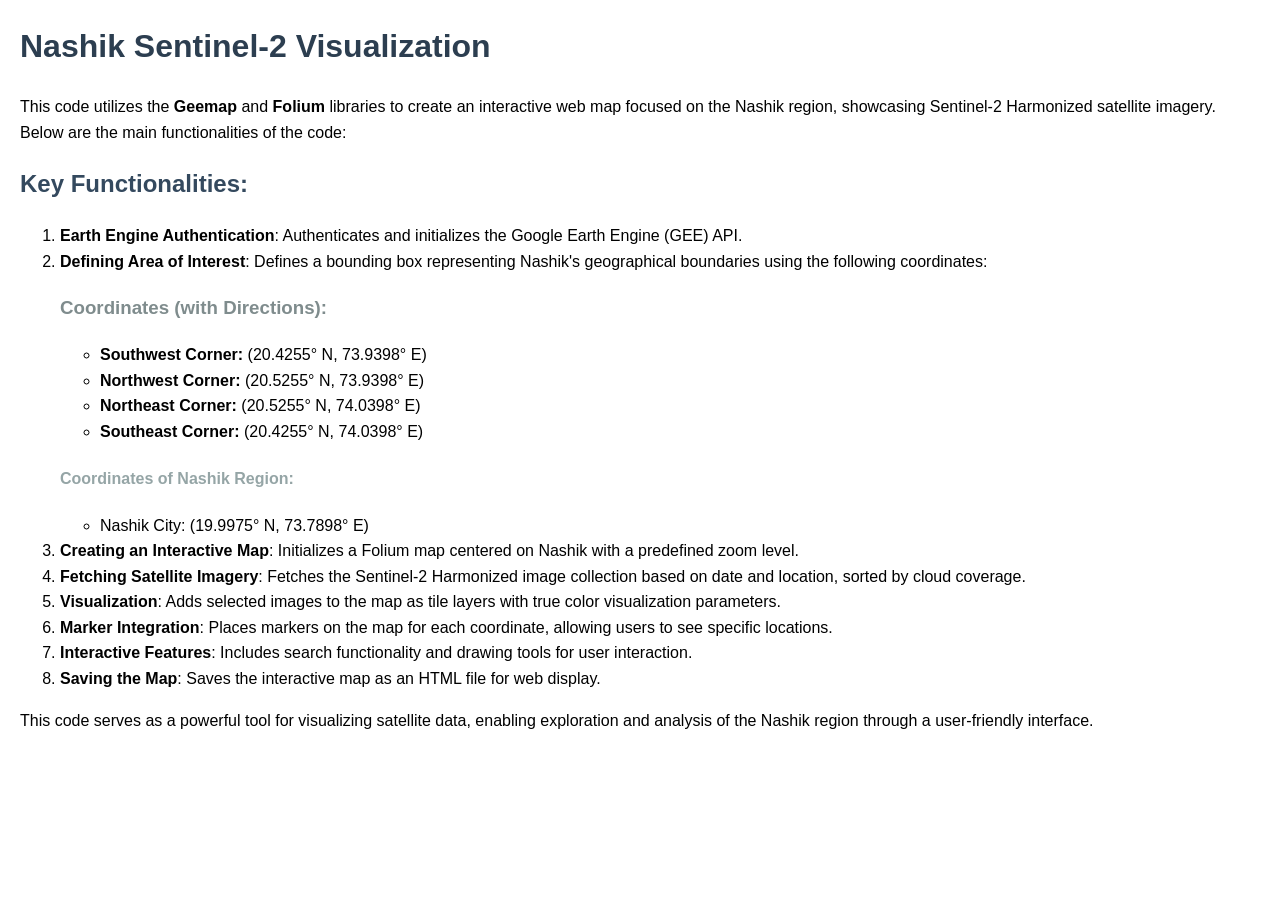
<file: templates/description1.html>
<!DOCTYPE html>
<html lang="en">
<head>
    <meta charset="UTF-8">
    <meta name="viewport" content="width=device-width, initial-scale=1.0">
    <title>Nashik Sentinel-2 Visualization</title>
    <style>
        body {
            font-family: Arial, sans-serif;
            line-height: 1.6;
            margin: 20px;
        }
        h1 {
            color: #2c3e50;
        }
        h2 {
            color: #34495e;
        }
        h3 {
            color: #7f8c8d;
        }
        h4 {
            color: #95a5a6;
        }
    </style>
</head>
<body>

<h1>Nashik Sentinel-2 Visualization</h1>

<p>This code utilizes the <strong>Geemap</strong> and <strong>Folium</strong> libraries to create an interactive web map focused on the Nashik region, showcasing Sentinel-2 Harmonized satellite imagery. Below are the main functionalities of the code:</p>

<h2>Key Functionalities:</h2>
<ol>
    <li><strong>Earth Engine Authentication</strong>: Authenticates and initializes the Google Earth Engine (GEE) API.</li>
    <li><strong>Defining Area of Interest</strong>: Defines a bounding box representing Nashik's geographical boundaries using the following coordinates:
        <h3>Coordinates (with Directions):</h3>
        <ul>
            <li><strong>Southwest Corner:</strong> (20.4255° N, 73.9398° E)</li>
            <li><strong>Northwest Corner:</strong> (20.5255° N, 73.9398° E)</li>
            <li><strong>Northeast Corner:</strong> (20.5255° N, 74.0398° E)</li>
            <li><strong>Southeast Corner:</strong> (20.4255° N, 74.0398° E)</li>
        </ul>
        <h4>Coordinates of Nashik Region:</h4>
        <ul>
            <li>Nashik City: (19.9975° N, 73.7898° E)</li>
        </ul>
    </li>
    <li><strong>Creating an Interactive Map</strong>: Initializes a Folium map centered on Nashik with a predefined zoom level.</li>
    <li><strong>Fetching Satellite Imagery</strong>: Fetches the Sentinel-2 Harmonized image collection based on date and location, sorted by cloud coverage.</li>
    <li><strong>Visualization</strong>: Adds selected images to the map as tile layers with true color visualization parameters.</li>
    <li><strong>Marker Integration</strong>: Places markers on the map for each coordinate, allowing users to see specific locations.</li>
    <li><strong>Interactive Features</strong>: Includes search functionality and drawing tools for user interaction.</li>
    <li><strong>Saving the Map</strong>: Saves the interactive map as an HTML file for web display.</li>
</ol>

<p>This code serves as a powerful tool for visualizing satellite data, enabling exploration and analysis of the Nashik region through a user-friendly interface.</p>

</body>
</html>
</file>
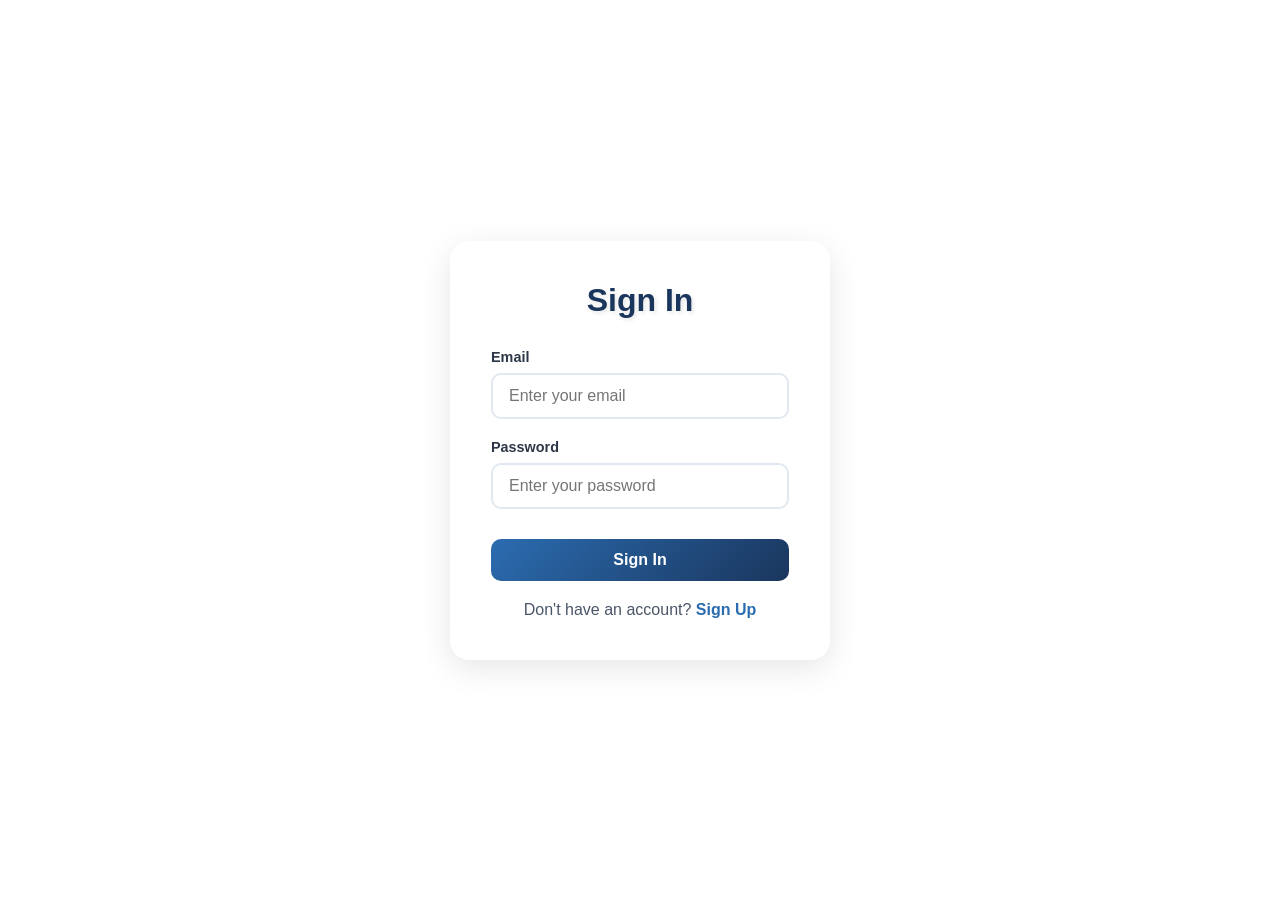
<file: templates/sign_in.html>
<!DOCTYPE html>
<html lang="en">
<head>
    <meta charset="UTF-8">
    <meta name="viewport" content="width=device-width, initial-scale=1.0">
    <title>Sign In</title>
    <link rel="stylesheet" href="../static/sign_in.css">
</head>
<body>
    <!-- Snow animation container -->
    <div class="snow-container"></div>
    
    <div class="container">
        <div class="glass-morphism">
            <h2>Sign In</h2>
            <form class="auth-form" id="signin-form">
                <div class="input-group">
                    <label for="signin-email">Email</label>
                    <input type="email" id="signin-email" name="email" placeholder="Enter your email" required>
                </div>

                <div class="input-group">
                    <label for="signin-password">Password</label>
                    <input type="password" id="signin-password" name="password" placeholder="Enter your password" required>
                </div>

                <button type="submit" class="primary-btn" id="sign_in_button">
                    <span>Sign In</span>
                </button>
            </form>
            <p class="signup-link">Don't have an account? <a href="sign_up">Sign Up</a></p>
        </div>
    </div>
    <script src="../static/sign_in.js"></script>
</body>
</html>
</file>
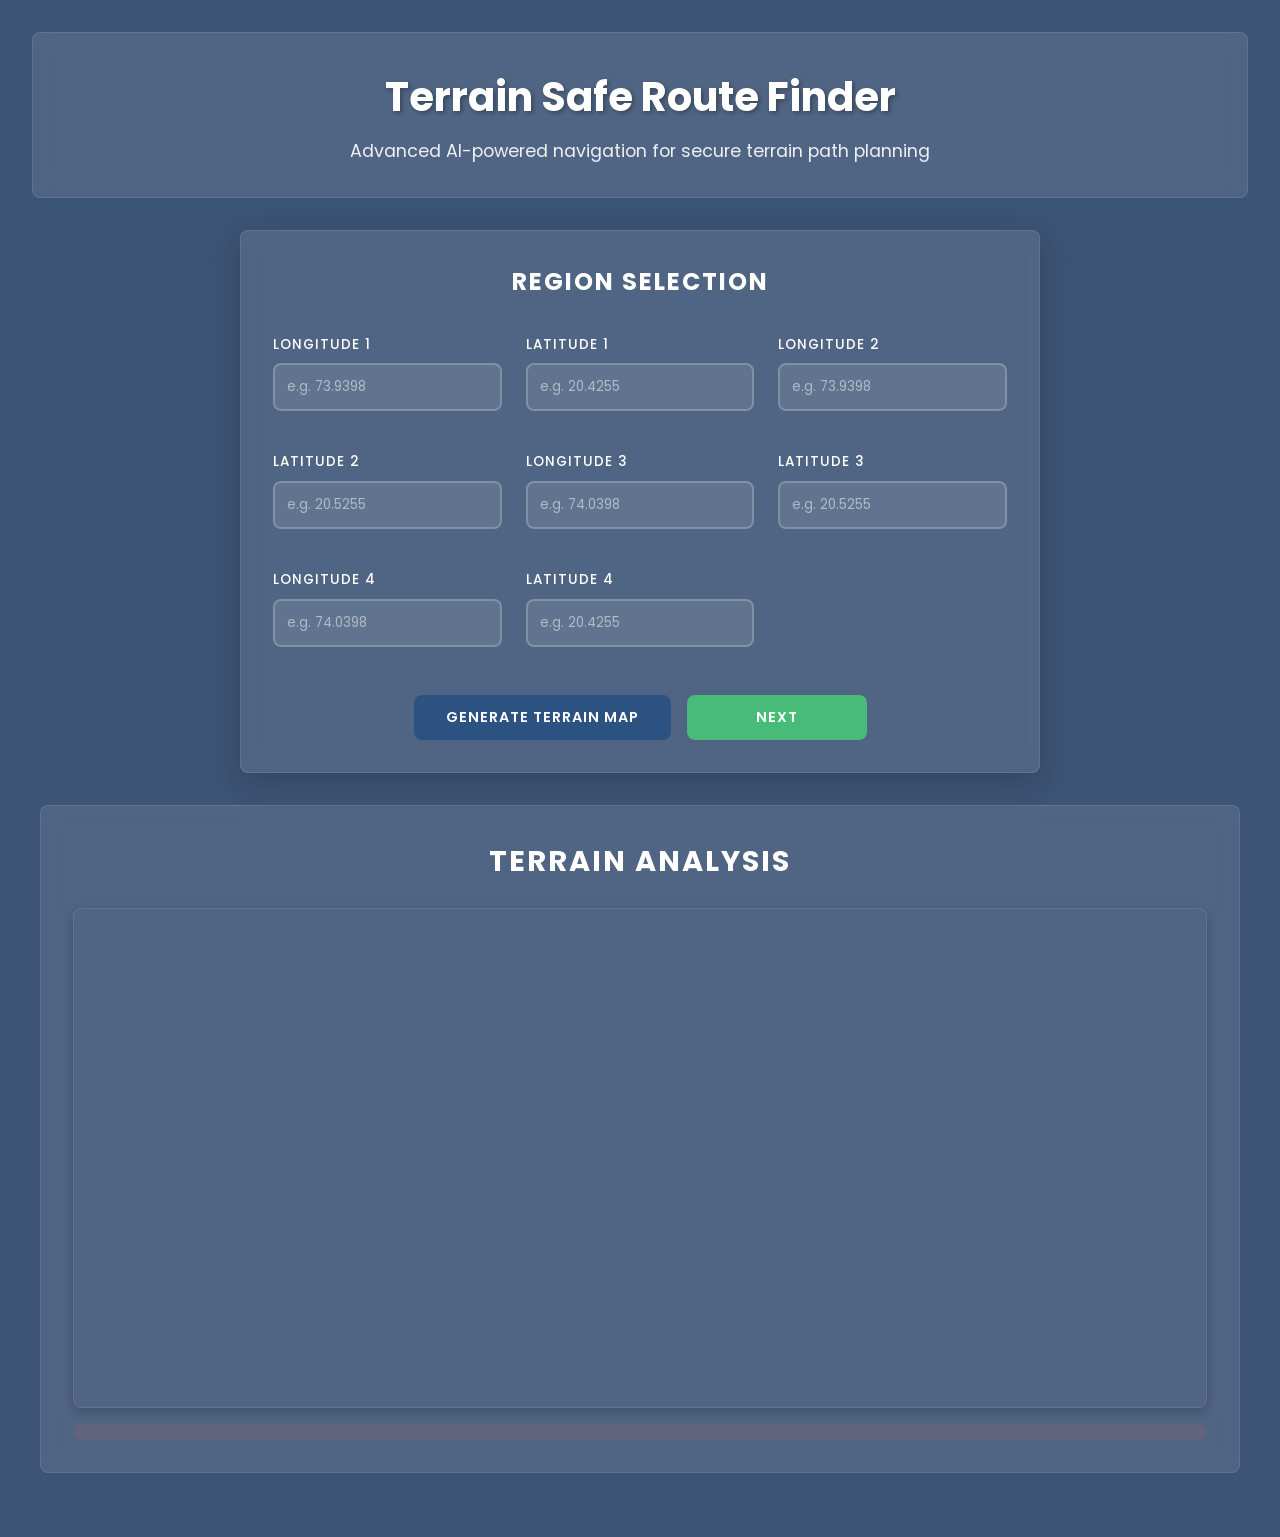
<file: templates/tool.html>
<!DOCTYPE html>
<html lang="en">
<head>
    <meta charset="UTF-8">
    <meta name="viewport" content="width=device-width, initial-scale=1.0">
    <link rel="stylesheet" href="/static/tool.css">
    <title>Terrain Safe Route Finder</title>
    <link href="https://fonts.googleapis.com/css2?family=Poppins:wght@300;400;500;600;700&display=swap" rel="stylesheet">
</head>
<body>
    <div class="page-wrapper">
        <header class="animate-slide-down">
            <h1>Terrain Safe Route Finder</h1>
            <p class="subtitle">Advanced AI-powered navigation for secure terrain path planning</p>
        </header>
        
        <main>
            <section class="form-section animate-fade-in">
                <h2 class="section-title">Region Selection</h2>
                <form id="coordinates-form" class="coordinate-form">
                    <div class="coordinates-grid">
                        <div class="input-group">
                            <label for="longitude1">Longitude 1</label>
                            <input type="text" id="longitude1" name="longitude1" required placeholder="e.g. 73.9398">
                        </div>
                        <div class="input-group">
                            <label for="latitude1">Latitude 1</label>
                            <input type="text" id="latitude1" name="latitude1" required placeholder="e.g. 20.4255">
                        </div>
                        <div class="input-group">
                            <label for="longitude2">Longitude 2</label>
                            <input type="text" id="longitude2" name="longitude2" required placeholder="e.g. 73.9398">
                        </div>
                        <div class="input-group">
                            <label for="latitude2">Latitude 2</label>
                            <input type="text" id="latitude2" name="latitude2" required placeholder="e.g. 20.5255">
                        </div>
                        <div class="input-group">
                            <label for="longitude3">Longitude 3</label>
                            <input type="text" id="longitude3" name="longitude3" required placeholder="e.g. 74.0398">
                        </div>
                        <div class="input-group">
                            <label for="latitude3">Latitude 3</label>
                            <input type="text" id="latitude3" name="latitude3" required placeholder="e.g. 20.5255">
                        </div>
                        <div class="input-group">
                            <label for="longitude4">Longitude 4</label>
                            <input type="text" id="longitude4" name="longitude4" required placeholder="e.g. 74.0398">
                        </div>
                        <div class="input-group">
                            <label for="latitude4">Latitude 4</label>
                            <input type="text" id="latitude4" name="latitude4" required placeholder="e.g. 20.4255">
                        </div>
                    </div>
                    <div class="button-group">
                        <button type="button" id="get-map-btn" class="submit-btn">
                            <span class="btn-text">Generate Terrain Map</span>
                            <div class="loader"></div>
                        </button>
                        <button type="button" id="next_app" class="next-btn">Next</button>
                    </div>
                </form>
            </section>

            <section class="map-section animate-fade-in">
                <h2>Terrain Analysis</h2>
                <div id="map-result-container" class="map-result-container"></div>
                <p id="error-message" class="error-message"></p>
                <button id="description-btn" class="description-btn" style="display: none;">View Detailed Analysis</button>
            </section>
        </main>
    </div>

    <script>
        const urlParams = new URLSearchParams(window.location.search);
        const token = urlParams.get('token');
        if (token && !localStorage.getItem('token')) {
            localStorage.setItem('token', token);
        }
    </script>
    <script src="/static/tool.js"></script>
</body>
</html>
</file>
<file: static/sign_in.css>
/* Reset and base styles */
* {
    margin: 0;
    padding: 0;
    box-sizing: border-box;
}

body {
    font-family: 'Arial', sans-serif;
    margin: 0;
    padding: 0;
    min-height: 100vh;
    display: flex;
    justify-content: center;
    align-items: center;
    background: url('https://images.unsplash.com/photo-1464822759023-fed622ff2c3b?auto=format&fit=crop&w=2000&q=80') center/cover no-repeat fixed;
    position: relative;
    overflow: hidden;
}

/* Snow Animation */
.snow-container {
    position: fixed;
    top: 0;
    left: 0;
    width: 100%;
    height: 100%;
    pointer-events: none;
    z-index: 1;
}

.snowflake {
    position: absolute;
    background: #fff;
    border-radius: 50%;
    opacity: 0.8;
    animation: fall linear infinite;
}

@keyframes fall {
    to {
        transform: translateY(100vh);
    }
}

/* Container and Glass Morphism */
.container {
    position: relative;
    width: 100%;
    max-width: 420px;
    padding: 20px;
    z-index: 2;
}

.glass-morphism {
    background: rgba(255, 255, 255, 0.85);
    backdrop-filter: blur(10px);
    border-radius: 20px;
    padding: 40px;
    box-shadow: 0 8px 32px rgba(0, 0, 0, 0.1);
    border: 1px solid rgba(255, 255, 255, 0.2);
}

/* Typography */
h2 {
    color: #1a365d;
    font-size: 2rem;
    margin-bottom: 30px;
    text-align: center;
    text-shadow: 2px 2px 4px rgba(0, 0, 0, 0.1);
}

/* Form Styling */
.auth-form {
    display: flex;
    flex-direction: column;
    gap: 20px;
}

.input-group {
    display: flex;
    flex-direction: column;
    gap: 8px;
}

label {
    color: #2d3748;
    font-weight: 600;
    font-size: 0.9rem;
}

input {
    padding: 12px 16px;
    border: 2px solid #e2e8f0;
    border-radius: 10px;
    font-size: 1rem;
    transition: all 0.3s ease;
    background: rgba(255, 255, 255, 0.9);
}

input:focus {
    outline: none;
    border-color: #4299e1;
    box-shadow: 0 0 0 3px rgba(66, 153, 225, 0.2);
}

/* Button Styling */
.primary-btn {
    background: linear-gradient(135deg, #2b6cb0 0%, #1a365d 100%);
    color: white;
    padding: 12px;
    border: none;
    border-radius: 10px;
    font-size: 1rem;
    font-weight: 600;
    cursor: pointer;
    transition: all 0.3s ease;
    margin-top: 10px;
}

.primary-btn:hover {
    transform: translateY(-2px);
    box-shadow: 0 4px 12px rgba(42, 108, 176, 0.3);
}

.primary-btn:active {
    transform: translateY(0);
}

/* Links */
.signup-link {
    margin-top: 20px;
    text-align: center;
    color: #4a5568;
}

.signup-link a {
    color: #2b6cb0;
    text-decoration: none;
    font-weight: 600;
    transition: color 0.3s ease;
}

.signup-link a:hover {
    color: #1a365d;
    text-decoration: underline;
}

/* Responsive Design */
@media (max-width: 480px) {
    .container {
        padding: 10px;
    }
    
    .glass-morphism {
        padding: 30px 20px;
    }
    
    h2 {
        font-size: 1.75rem;
    }
}
</file>
<file: static/tool.css>
:root {
    --primary-color: #2C5282;
    --secondary-color: #48BB78;
    --background-color: #1A365D;
    --text-color: #E2E8F0;
    --error-color: #F56565;
    --border-radius: 8px;
    --transition-speed: 0.3s;
}

* {
    margin: 0;
    padding: 0;
    box-sizing: border-box;
    font-family: 'Poppins', sans-serif;
}

.page-wrapper {
    min-height: 100vh;
    background: linear-gradient(135deg, #1a365d 0%, #2d3748 100%);
    background-image: url('https://images.unsplash.com/photo-1464822759023-fed622ff2c3b?auto=format&fit=crop&w=2000&q=80');
    background-size: cover;
    background-position: center;
    background-attachment: fixed;
    padding: 2rem;
    position: relative;
}

.page-wrapper::before {
    content: '';
    position: absolute;
    top: 0;
    left: 0;
    right: 0;
    bottom: 0;
    background: rgba(26, 54, 93, 0.85);
    z-index: 1;
}

body {
    color: var(--text-color);
    line-height: 1.6;
}

main {
    position: relative;
    z-index: 2;
}

/* Header Styles */
header {
    text-align: center;
    padding: 2rem;
    background: rgba(255, 255, 255, 0.1);
    backdrop-filter: blur(10px);
    border-radius: var(--border-radius);
    margin-bottom: 2rem;
    position: relative;
    z-index: 2;
    border: 1px solid rgba(255, 255, 255, 0.1);
}

header h1 {
    color: #ffffff;
    font-size: 2.5rem;
    margin-bottom: 0.5rem;
    text-shadow: 2px 2px 4px rgba(0, 0, 0, 0.3);
}

.subtitle {
    color: rgba(255, 255, 255, 0.9);
    font-size: 1.1rem;
}

/* Form Styles */
.form-section {
    background: rgba(255, 255, 255, 0.1);
    backdrop-filter: blur(10px);
    padding: 2rem;
    border-radius: var(--border-radius);
    max-width: 800px;
    margin: 0 auto;
    box-shadow: 0 8px 32px rgba(0, 0, 0, 0.2);
    border: 1px solid rgba(255, 255, 255, 0.1);
}

.section-title {
    color: #ffffff;
    text-align: center;
    margin-bottom: 2rem;
    font-size: 1.5rem;
    text-transform: uppercase;
    letter-spacing: 2px;
}

.coordinates-grid {
    display: grid;
    grid-template-columns: repeat(auto-fit, minmax(200px, 1fr));
    gap: 1.5rem;
    margin-bottom: 2rem;
}

.input-group {
    margin-bottom: 1rem;
}

.input-group label {
    display: block;
    color: #ffffff;
    margin-bottom: 0.5rem;
    font-weight: 500;
    text-transform: uppercase;
    font-size: 0.85rem;
    letter-spacing: 1px;
}

.input-group input {
    width: 100%;
    padding: 0.75rem;
    border: 2px solid rgba(255, 255, 255, 0.2);
    border-radius: var(--border-radius);
    background: rgba(255, 255, 255, 0.1);
    color: #ffffff;
    transition: all var(--transition-speed) ease;
}

.input-group input:focus {
    outline: none;
    border-color: var(--primary-color);
    background: rgba(255, 255, 255, 0.15);
    box-shadow: 0 0 0 3px rgba(44, 82, 130, 0.3);
}

.input-group input::placeholder {
    color: rgba(255, 255, 255, 0.5);
}

/* Button Styles */
.button-group {
    display: flex;
    gap: 1rem;
    justify-content: center;
}

.submit-btn, .next-btn {
    padding: 0.75rem 2rem;
    border: none;
    border-radius: var(--border-radius);
    font-weight: 600;
    cursor: pointer;
    transition: all var(--transition-speed) ease;
    min-width: 180px;
    position: relative;
    overflow: hidden;
    text-transform: uppercase;
    letter-spacing: 1px;
    font-size: 0.9rem;
}

.submit-btn {
    background: var(--primary-color);
    color: white;
}

.next-btn {
    background: var(--secondary-color);
    color: white;
}

.submit-btn:hover, .next-btn:hover {
    transform: translateY(-2px);
    box-shadow: 0 4px 12px rgba(0, 0, 0, 0.15);
}

.submit-btn:active, .next-btn:active {
    transform: translateY(0);
}

/* Map Section Styles */
.map-section {
    margin-top: 2rem;
    background: rgba(255, 255, 255, 0.1);
    backdrop-filter: blur(10px);
    padding: 2rem;
    border-radius: var(--border-radius);
    max-width: 1200px;
    margin: 2rem auto;
    border: 1px solid rgba(255, 255, 255, 0.1);
}

.map-section h2 {
    color: #ffffff;
    text-align: center;
    margin-bottom: 1.5rem;
    font-size: 1.8rem;
    text-transform: uppercase;
    letter-spacing: 2px;
}

.map-result-container {
    width: 100%;
    height: 500px;
    border-radius: var(--border-radius);
    overflow: hidden;
    box-shadow: 0 4px 12px rgba(0, 0, 0, 0.2);
    border: 1px solid rgba(255, 255, 255, 0.1);
}

.error-message {
    color: var(--error-color);
    text-align: center;
    margin-top: 1rem;
    font-weight: 500;
    background: rgba(245, 101, 101, 0.1);
    padding: 0.5rem;
    border-radius: var(--border-radius);
}

.description-btn {
    background: var(--primary-color);
    color: white;
    padding: 0.75rem 2rem;
    border: none;
    border-radius: var(--border-radius);
    margin: 1rem auto;
    display: block;
    cursor: pointer;
    font-weight: 600;
    transition: all var(--transition-speed) ease;
    text-transform: uppercase;
    letter-spacing: 1px;
    font-size: 0.9rem;
}

.description-btn:hover {
    background: #3182CE;
    transform: translateY(-2px);
    box-shadow: 0 4px 12px rgba(0, 0, 0, 0.15);
}

/* Loader Animation */
.loader {
    display: none;
    width: 20px;
    height: 20px;
    border: 3px solid rgba(255, 255, 255, 0.3);
    border-radius: 50%;
    border-top-color: #ffffff;
    animation: spin 1s linear infinite;
    position: absolute;
    top: 50%;
    left: 50%;
    transform: translate(-50%, -50%);
}

@keyframes spin {
    to {
        transform: translate(-50%, -50%) rotate(360deg);
    }
}

/* Animations */
.animate-slide-down {
    animation: slideDown 0.8s ease-out;
}

.animate-fade-in {
    animation: fadeIn 1s ease-out;
}

@keyframes slideDown {
    from {
        transform: translateY(-20px);
        opacity: 0;
    }
    to {
        transform: translateY(0);
        opacity: 1;
    }
}

@keyframes fadeIn {
    from {
        opacity: 0;
    }
    to {
        opacity: 1;
    }
}

/* Responsive Design */
@media (max-width: 768px) {
    .page-wrapper {
        padding: 1rem;
    }

    header h1 {
        font-size: 2rem;
    }

    .coordinates-grid {
        grid-template-columns: 1fr;
    }

    .button-group {
        flex-direction: column;
    }

    .submit-btn, .next-btn {
        width: 100%;
    }
}
</file>
